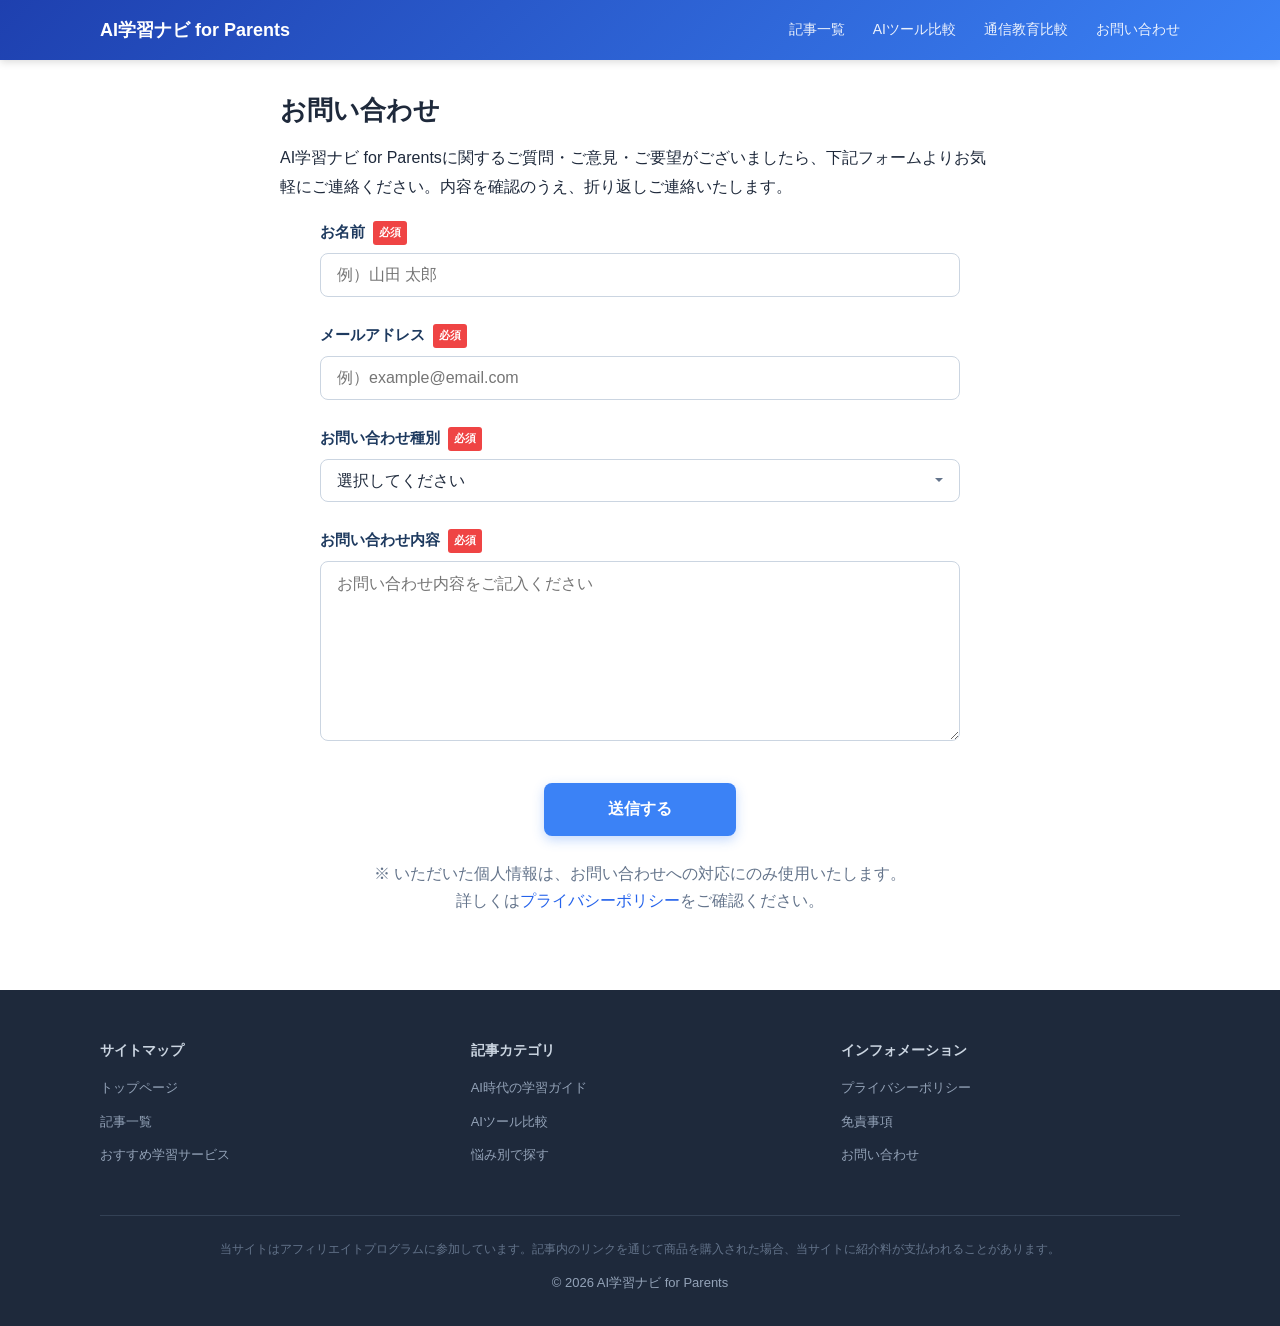
<file: docs/contact.html>
<!DOCTYPE html>
<html lang="ja">
<head>
  <meta charset="UTF-8">
  <meta name="viewport" content="width=device-width, initial-scale=1.0">
  <title>お問い合わせ｜AI学習ナビ for Parents</title>
  <meta name="description" content="AI学習ナビ for Parentsへのお問い合わせページです。サイトや記事の内容についてのご質問・ご意見をお寄せください。">
  <meta property="og:title" content="お問い合わせ｜AI学習ナビ for Parents">
  <meta property="og:description" content="AI学習ナビ for Parentsへのお問い合わせページです。サイトや記事の内容についてのご質問・ご意見をお寄せください。">
  <meta property="og:type" content="website">
  <meta property="og:locale" content="ja_JP">
  <link rel="stylesheet" href="css/style.css">
  <style>
    .contact-form {
      max-width: 640px;
      margin: 0 auto;
    }
    .form-group {
      margin-bottom: 24px;
    }
    .form-group label {
      display: block;
      font-size: 15px;
      font-weight: bold;
      color: #1E3A5F;
      margin-bottom: 8px;
    }
    .form-group .required {
      display: inline-block;
      background: #EF4444;
      color: white;
      font-size: 11px;
      font-weight: bold;
      padding: 2px 6px;
      border-radius: 3px;
      margin-left: 8px;
      vertical-align: middle;
    }
    .form-group input[type="text"],
    .form-group input[type="email"],
    .form-group select,
    .form-group textarea {
      width: 100%;
      padding: 12px 16px;
      font-size: 16px;
      font-family: inherit;
      color: #1E293B;
      background: #ffffff;
      border: 1.5px solid #CBD5E1;
      border-radius: 8px;
      transition: border-color 0.2s, box-shadow 0.2s;
      -webkit-appearance: none;
      appearance: none;
    }
    .form-group input:focus,
    .form-group select:focus,
    .form-group textarea:focus {
      outline: none;
      border-color: #3B82F6;
      box-shadow: 0 0 0 3px rgba(59,130,246,0.15);
    }
    .form-group textarea {
      min-height: 180px;
      resize: vertical;
    }
    .form-group select {
      background-image: url("data:image/svg+xml,%3Csvg xmlns='http://www.w3.org/2000/svg' width='16' height='16' viewBox='0 0 16 16'%3E%3Cpath fill='%2364748B' d='M4 6l4 4 4-4'/%3E%3C/svg%3E");
      background-repeat: no-repeat;
      background-position: right 12px center;
      padding-right: 40px;
    }
    .form-submit {
      text-align: center;
      margin-top: 32px;
    }
    .form-submit button {
      display: inline-block;
      background: #3B82F6;
      color: white;
      font-size: 16px;
      font-weight: bold;
      font-family: inherit;
      padding: 16px 64px;
      border: none;
      border-radius: 8px;
      cursor: pointer;
      transition: background-color 0.25s, transform 0.2s, box-shadow 0.25s;
      box-shadow: 0 4px 12px rgba(59,130,246,0.3);
      min-height: 44px;
    }
    .form-submit button:hover {
      background: #2563EB;
      transform: translateY(-2px);
      box-shadow: 0 6px 18px rgba(59,130,246,0.4);
    }
    .form-submit button:active {
      transform: translateY(0);
    }
    .form-note {
      font-size: 13px;
      color: #64748B;
      margin-top: 24px;
      text-align: center;
      line-height: 1.7;
    }
  </style>
</head>
<body>

  <!-- ========== ヘッダー ========== -->
  <header class="site-header">
    <div class="site-header__inner">
      <a href="index.html" class="site-header__logo">AI学習ナビ for Parents</a>
      <button class="hamburger" id="js-hamburger" aria-label="メニューを開く" aria-expanded="false">
        <span class="hamburger__line"></span>
        <span class="hamburger__line"></span>
        <span class="hamburger__line"></span>
      </button>
      <nav class="site-header__nav" id="js-nav">
        <a href="index.html#popular-articles">記事一覧</a>
        <a href="index.html#features">AIツール比較</a>
        <a href="index.html#affiliate">通信教育比較</a>
        <a href="contact.html">お問い合わせ</a>
      </nav>
    </div>
  </header>

  <main class="main-content">
    <article class="article">
      <h1>お問い合わせ</h1>
      <p>AI学習ナビ for Parentsに関するご質問・ご意見・ご要望がございましたら、下記フォームよりお気軽にご連絡ください。内容を確認のうえ、折り返しご連絡いたします。</p>

      <form action="#" method="POST" class="contact-form">
        <div class="form-group">
          <label for="name">お名前<span class="required">必須</span></label>
          <input type="text" id="name" name="name" placeholder="例）山田 太郎" required>
        </div>

        <div class="form-group">
          <label for="email">メールアドレス<span class="required">必須</span></label>
          <input type="email" id="email" name="email" placeholder="例）example@email.com" required>
        </div>

        <div class="form-group">
          <label for="category">お問い合わせ種別<span class="required">必須</span></label>
          <select id="category" name="category" required>
            <option value="" disabled selected>選択してください</option>
            <option value="about-site">サイトについて</option>
            <option value="about-article">記事の内容について</option>
            <option value="about-service">掲載サービスについて</option>
            <option value="other">その他</option>
          </select>
        </div>

        <div class="form-group">
          <label for="message">お問い合わせ内容<span class="required">必須</span></label>
          <textarea id="message" name="message" placeholder="お問い合わせ内容をご記入ください" required></textarea>
        </div>

        <div class="form-submit">
          <button type="submit">送信する</button>
        </div>

        <p class="form-note">※ いただいた個人情報は、お問い合わせへの対応にのみ使用いたします。<br>詳しくは<a href="privacy-policy.html">プライバシーポリシー</a>をご確認ください。</p>
      </form>
    </article>
  </main>

  <!-- ========== フッター ========== -->
  <footer class="site-footer">
    <div class="site-footer__inner">
      <div class="site-footer__links">
        <div class="site-footer__col">
          <h4 class="site-footer__heading">サイトマップ</h4>
          <ul class="site-footer__list">
            <li><a href="index.html">トップページ</a></li>
            <li><a href="index.html#popular-articles">記事一覧</a></li>
            <li><a href="index.html#affiliate">おすすめ学習サービス</a></li>
          </ul>
        </div>
        <div class="site-footer__col">
          <h4 class="site-footer__heading">記事カテゴリ</h4>
          <ul class="site-footer__list">
            <li><a href="articles/ai-era-kids-learning-parents-guide.html">AI時代の学習ガイド</a></li>
            <li><a href="index.html#features">AIツール比較</a></li>
            <li><a href="index.html#concerns">悩み別で探す</a></li>
          </ul>
        </div>
        <div class="site-footer__col">
          <h4 class="site-footer__heading">インフォメーション</h4>
          <ul class="site-footer__list">
            <li><a href="privacy-policy.html">プライバシーポリシー</a></li>
            <li><a href="disclaimer.html">免責事項</a></li>
            <li><a href="contact.html">お問い合わせ</a></li>
          </ul>
        </div>
      </div>
      <div class="site-footer__bottom">
        <p class="site-footer__pr">当サイトはアフィリエイトプログラムに参加しています。記事内のリンクを通じて商品を購入された場合、当サイトに紹介料が支払われることがあります。</p>
        <p class="site-footer__copyright">&copy; 2026 AI学習ナビ for Parents</p>
      </div>
    </div>
  </footer>

  <script>
    (function() {
      var btn = document.getElementById('js-hamburger');
      var nav = document.getElementById('js-nav');
      if (!btn || !nav) return;
      btn.addEventListener('click', function() {
        var expanded = btn.getAttribute('aria-expanded') === 'true';
        btn.setAttribute('aria-expanded', String(!expanded));
        btn.classList.toggle('is-open');
        nav.classList.toggle('is-open');
      });
      nav.querySelectorAll('a').forEach(function(link) {
        link.addEventListener('click', function() {
          btn.setAttribute('aria-expanded', 'false');
          btn.classList.remove('is-open');
          nav.classList.remove('is-open');
        });
      });
    })();
  </script>

</body>
</html>
</file>
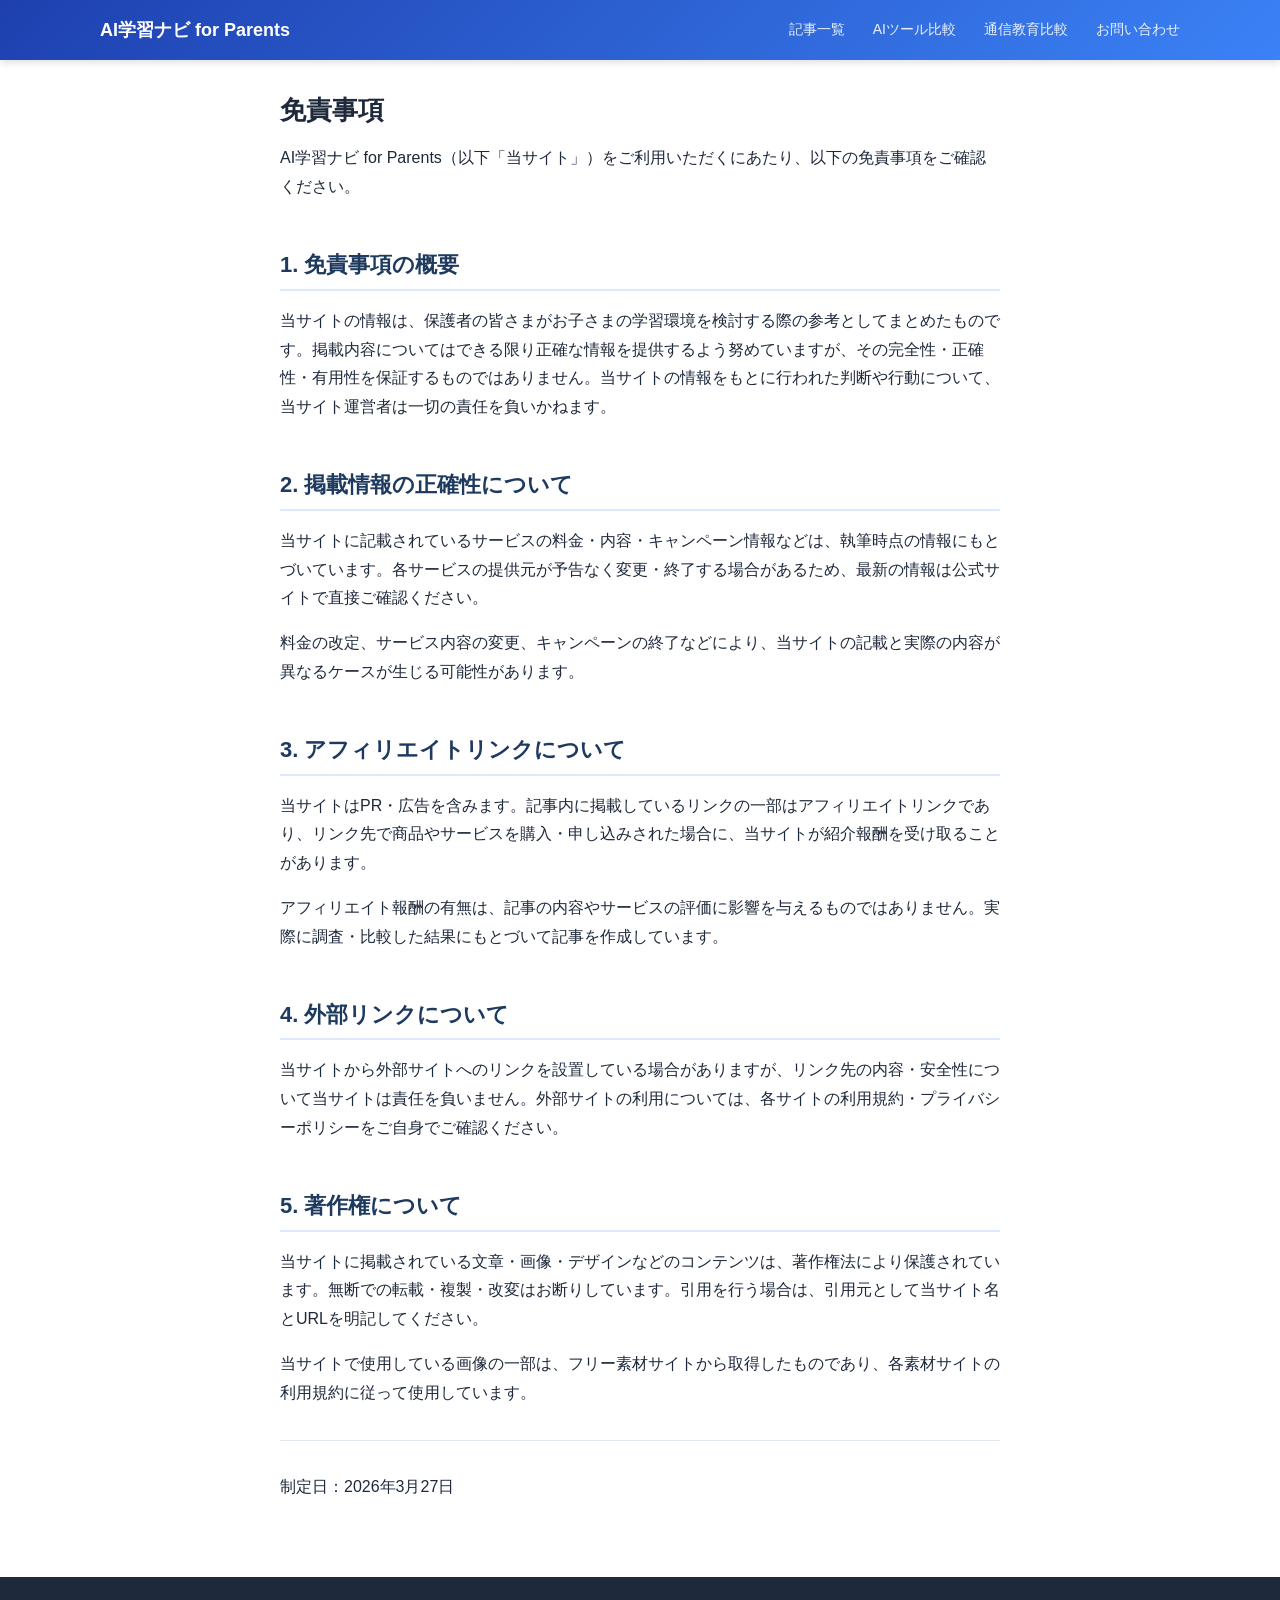
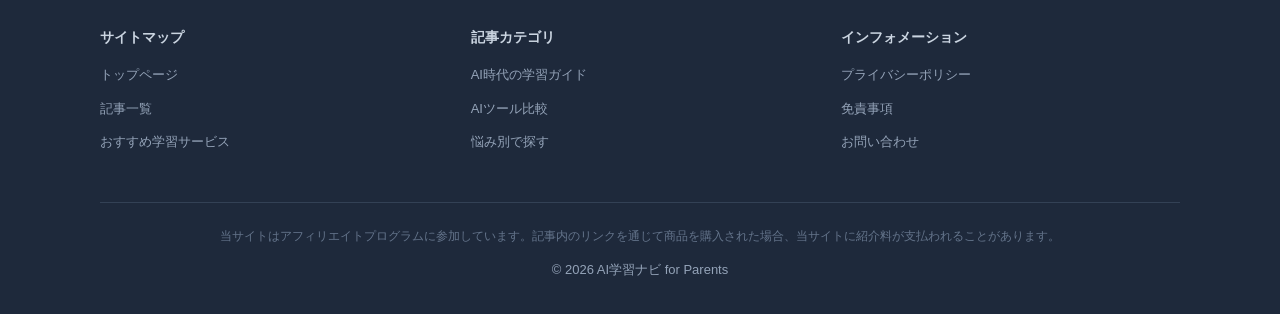
<file: docs/disclaimer.html>
<!DOCTYPE html>
<html lang="ja">
<head>
  <meta charset="UTF-8">
  <meta name="viewport" content="width=device-width, initial-scale=1.0">
  <title>免責事項｜AI学習ナビ for Parents</title>
  <meta name="description" content="AI学習ナビ for Parentsの免責事項ページです。掲載情報の正確性、アフィリエイトリンク、外部リンク、著作権について説明しています。">
  <meta property="og:title" content="免責事項｜AI学習ナビ for Parents">
  <meta property="og:description" content="AI学習ナビ for Parentsの免責事項ページです。掲載情報の正確性、アフィリエイトリンク、外部リンク、著作権について説明しています。">
  <meta property="og:type" content="website">
  <meta property="og:locale" content="ja_JP">
  <link rel="stylesheet" href="css/style.css">
</head>
<body>

  <!-- ========== ヘッダー ========== -->
  <header class="site-header">
    <div class="site-header__inner">
      <a href="index.html" class="site-header__logo">AI学習ナビ for Parents</a>
      <button class="hamburger" id="js-hamburger" aria-label="メニューを開く" aria-expanded="false">
        <span class="hamburger__line"></span>
        <span class="hamburger__line"></span>
        <span class="hamburger__line"></span>
      </button>
      <nav class="site-header__nav" id="js-nav">
        <a href="index.html#popular-articles">記事一覧</a>
        <a href="index.html#features">AIツール比較</a>
        <a href="index.html#affiliate">通信教育比較</a>
        <a href="contact.html">お問い合わせ</a>
      </nav>
    </div>
  </header>

  <main class="main-content">
    <article class="article">
      <h1>免責事項</h1>
      <p>AI学習ナビ for Parents（以下「当サイト」）をご利用いただくにあたり、以下の免責事項をご確認ください。</p>

      <h2>1. 免責事項の概要</h2>
      <p>当サイトの情報は、保護者の皆さまがお子さまの学習環境を検討する際の参考としてまとめたものです。掲載内容についてはできる限り正確な情報を提供するよう努めていますが、その完全性・正確性・有用性を保証するものではありません。当サイトの情報をもとに行われた判断や行動について、当サイト運営者は一切の責任を負いかねます。</p>

      <h2>2. 掲載情報の正確性について</h2>
      <p>当サイトに記載されているサービスの料金・内容・キャンペーン情報などは、執筆時点の情報にもとづいています。各サービスの提供元が予告なく変更・終了する場合があるため、最新の情報は公式サイトで直接ご確認ください。</p>
      <p>料金の改定、サービス内容の変更、キャンペーンの終了などにより、当サイトの記載と実際の内容が異なるケースが生じる可能性があります。</p>

      <h2>3. アフィリエイトリンクについて</h2>
      <p>当サイトはPR・広告を含みます。記事内に掲載しているリンクの一部はアフィリエイトリンクであり、リンク先で商品やサービスを購入・申し込みされた場合に、当サイトが紹介報酬を受け取ることがあります。</p>
      <p>アフィリエイト報酬の有無は、記事の内容やサービスの評価に影響を与えるものではありません。実際に調査・比較した結果にもとづいて記事を作成しています。</p>

      <h2>4. 外部リンクについて</h2>
      <p>当サイトから外部サイトへのリンクを設置している場合がありますが、リンク先の内容・安全性について当サイトは責任を負いません。外部サイトの利用については、各サイトの利用規約・プライバシーポリシーをご自身でご確認ください。</p>

      <h2>5. 著作権について</h2>
      <p>当サイトに掲載されている文章・画像・デザインなどのコンテンツは、著作権法により保護されています。無断での転載・複製・改変はお断りしています。引用を行う場合は、引用元として当サイト名とURLを明記してください。</p>
      <p>当サイトで使用している画像の一部は、フリー素材サイトから取得したものであり、各素材サイトの利用規約に従って使用しています。</p>

      <hr>
      <p>制定日：2026年3月27日</p>
    </article>
  </main>

  <!-- ========== フッター ========== -->
  <footer class="site-footer" id="contact">
    <div class="site-footer__inner">
      <div class="site-footer__links">
        <div class="site-footer__col">
          <h4 class="site-footer__heading">サイトマップ</h4>
          <ul class="site-footer__list">
            <li><a href="index.html">トップページ</a></li>
            <li><a href="index.html#popular-articles">記事一覧</a></li>
            <li><a href="index.html#affiliate">おすすめ学習サービス</a></li>
          </ul>
        </div>
        <div class="site-footer__col">
          <h4 class="site-footer__heading">記事カテゴリ</h4>
          <ul class="site-footer__list">
            <li><a href="articles/ai-era-kids-learning-parents-guide.html">AI時代の学習ガイド</a></li>
            <li><a href="index.html#features">AIツール比較</a></li>
            <li><a href="index.html#concerns">悩み別で探す</a></li>
          </ul>
        </div>
        <div class="site-footer__col">
          <h4 class="site-footer__heading">インフォメーション</h4>
          <ul class="site-footer__list">
            <li><a href="privacy-policy.html">プライバシーポリシー</a></li>
            <li><a href="disclaimer.html">免責事項</a></li>
            <li><a href="contact.html">お問い合わせ</a></li>
          </ul>
        </div>
      </div>
      <div class="site-footer__bottom">
        <p class="site-footer__pr">当サイトはアフィリエイトプログラムに参加しています。記事内のリンクを通じて商品を購入された場合、当サイトに紹介料が支払われることがあります。</p>
        <p class="site-footer__copyright">&copy; 2026 AI学習ナビ for Parents</p>
      </div>
    </div>
  </footer>

  <script>
    // ハンバーガーメニュー
    (function() {
      var btn = document.getElementById('js-hamburger');
      var nav = document.getElementById('js-nav');
      if (!btn || !nav) return;
      btn.addEventListener('click', function() {
        var expanded = btn.getAttribute('aria-expanded') === 'true';
        btn.setAttribute('aria-expanded', String(!expanded));
        btn.classList.toggle('is-open');
        nav.classList.toggle('is-open');
      });
      nav.querySelectorAll('a').forEach(function(link) {
        link.addEventListener('click', function() {
          btn.setAttribute('aria-expanded', 'false');
          btn.classList.remove('is-open');
          nav.classList.remove('is-open');
        });
      });
    })();
  </script>

</body>
</html>
</file>
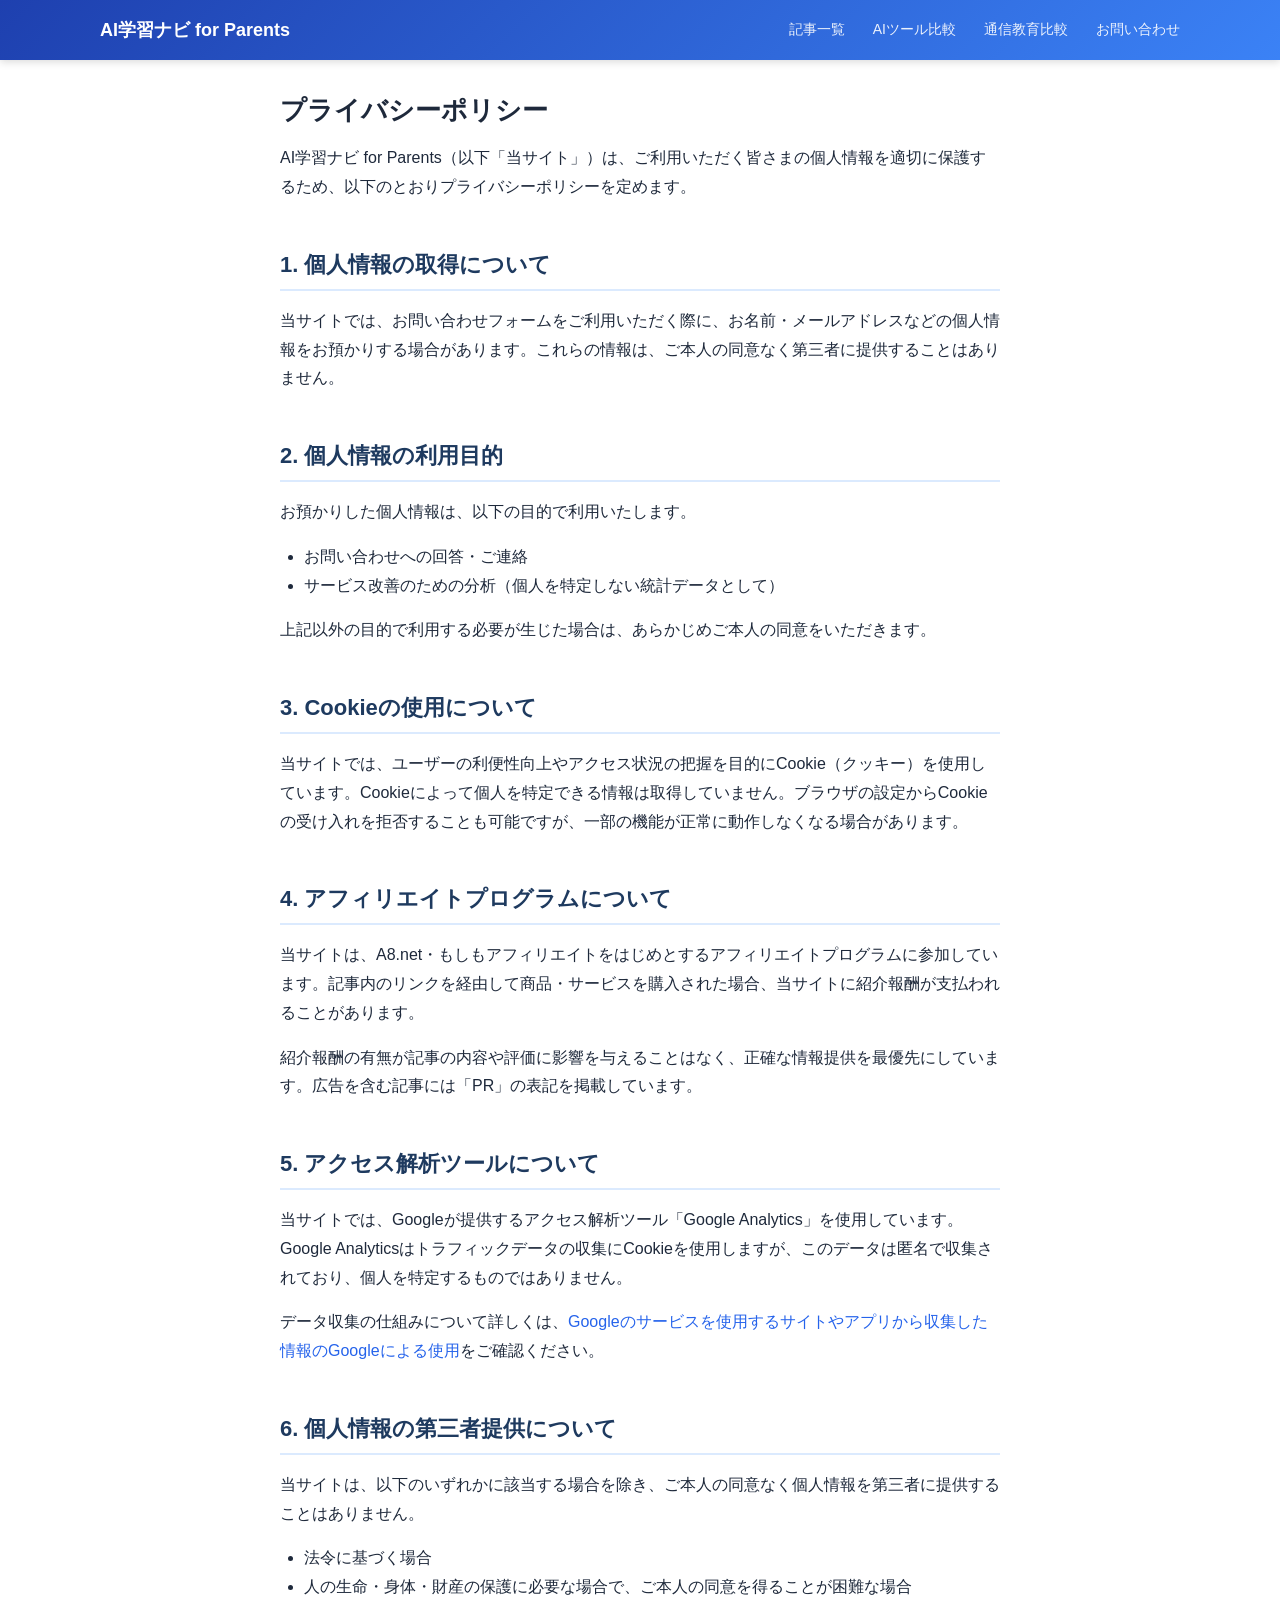
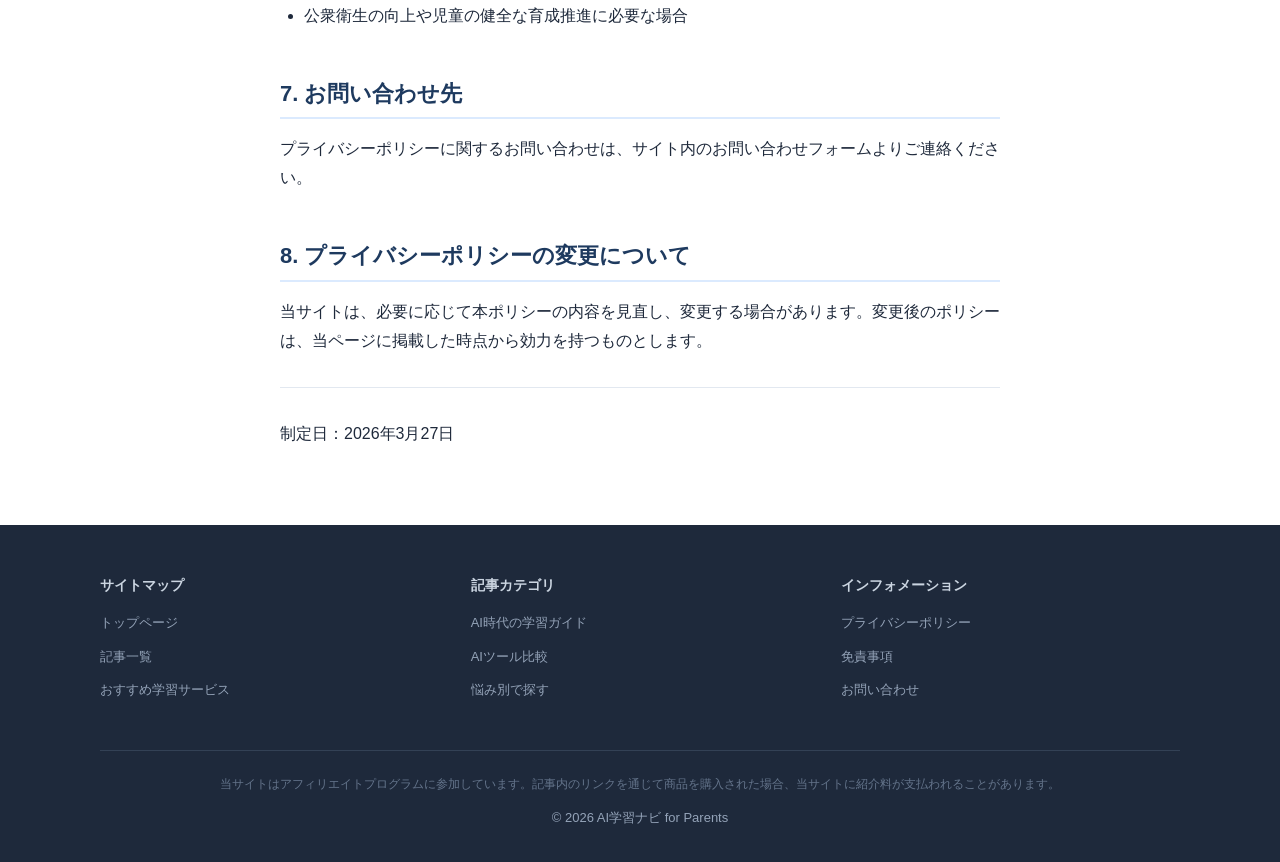
<file: docs/privacy-policy.html>
<!DOCTYPE html>
<html lang="ja">
<head>
  <meta charset="UTF-8">
  <meta name="viewport" content="width=device-width, initial-scale=1.0">
  <title>プライバシーポリシー｜AI学習ナビ for Parents</title>
  <meta name="description" content="AI学習ナビ for Parentsのプライバシーポリシーページです。個人情報の取り扱い、Cookie、アフィリエイトプログラム、アクセス解析について説明しています。">
  <meta property="og:title" content="プライバシーポリシー｜AI学習ナビ for Parents">
  <meta property="og:description" content="AI学習ナビ for Parentsのプライバシーポリシーページです。個人情報の取り扱い、Cookie、アフィリエイトプログラム、アクセス解析について説明しています。">
  <meta property="og:type" content="website">
  <meta property="og:locale" content="ja_JP">
  <link rel="stylesheet" href="css/style.css">
</head>
<body>

  <!-- ========== ヘッダー ========== -->
  <header class="site-header">
    <div class="site-header__inner">
      <a href="index.html" class="site-header__logo">AI学習ナビ for Parents</a>
      <button class="hamburger" id="js-hamburger" aria-label="メニューを開く" aria-expanded="false">
        <span class="hamburger__line"></span>
        <span class="hamburger__line"></span>
        <span class="hamburger__line"></span>
      </button>
      <nav class="site-header__nav" id="js-nav">
        <a href="index.html#popular-articles">記事一覧</a>
        <a href="index.html#features">AIツール比較</a>
        <a href="index.html#affiliate">通信教育比較</a>
        <a href="contact.html">お問い合わせ</a>
      </nav>
    </div>
  </header>

  <main class="main-content">
    <article class="article">
      <h1>プライバシーポリシー</h1>
      <p>AI学習ナビ for Parents（以下「当サイト」）は、ご利用いただく皆さまの個人情報を適切に保護するため、以下のとおりプライバシーポリシーを定めます。</p>

      <h2>1. 個人情報の取得について</h2>
      <p>当サイトでは、お問い合わせフォームをご利用いただく際に、お名前・メールアドレスなどの個人情報をお預かりする場合があります。これらの情報は、ご本人の同意なく第三者に提供することはありません。</p>

      <h2>2. 個人情報の利用目的</h2>
      <p>お預かりした個人情報は、以下の目的で利用いたします。</p>
      <ul style="list-style: disc; padding-left: 1.5em; margin-bottom: 16px;">
        <li>お問い合わせへの回答・ご連絡</li>
        <li>サービス改善のための分析（個人を特定しない統計データとして）</li>
      </ul>
      <p>上記以外の目的で利用する必要が生じた場合は、あらかじめご本人の同意をいただきます。</p>

      <h2>3. Cookieの使用について</h2>
      <p>当サイトでは、ユーザーの利便性向上やアクセス状況の把握を目的にCookie（クッキー）を使用しています。Cookieによって個人を特定できる情報は取得していません。ブラウザの設定からCookieの受け入れを拒否することも可能ですが、一部の機能が正常に動作しなくなる場合があります。</p>

      <h2>4. アフィリエイトプログラムについて</h2>
      <p>当サイトは、A8.net・もしもアフィリエイトをはじめとするアフィリエイトプログラムに参加しています。記事内のリンクを経由して商品・サービスを購入された場合、当サイトに紹介報酬が支払われることがあります。</p>
      <p>紹介報酬の有無が記事の内容や評価に影響を与えることはなく、正確な情報提供を最優先にしています。広告を含む記事には「PR」の表記を掲載しています。</p>

      <h2>5. アクセス解析ツールについて</h2>
      <p>当サイトでは、Googleが提供するアクセス解析ツール「Google Analytics」を使用しています。Google Analyticsはトラフィックデータの収集にCookieを使用しますが、このデータは匿名で収集されており、個人を特定するものではありません。</p>
      <p>データ収集の仕組みについて詳しくは、<a href="https://policies.google.com/technologies/partner-sites" target="_blank" rel="noopener">Googleのサービスを使用するサイトやアプリから収集した情報のGoogleによる使用</a>をご確認ください。</p>

      <h2>6. 個人情報の第三者提供について</h2>
      <p>当サイトは、以下のいずれかに該当する場合を除き、ご本人の同意なく個人情報を第三者に提供することはありません。</p>
      <ul style="list-style: disc; padding-left: 1.5em; margin-bottom: 16px;">
        <li>法令に基づく場合</li>
        <li>人の生命・身体・財産の保護に必要な場合で、ご本人の同意を得ることが困難な場合</li>
        <li>公衆衛生の向上や児童の健全な育成推進に必要な場合</li>
      </ul>

      <h2>7. お問い合わせ先</h2>
      <p>プライバシーポリシーに関するお問い合わせは、サイト内のお問い合わせフォームよりご連絡ください。</p>

      <h2>8. プライバシーポリシーの変更について</h2>
      <p>当サイトは、必要に応じて本ポリシーの内容を見直し、変更する場合があります。変更後のポリシーは、当ページに掲載した時点から効力を持つものとします。</p>

      <hr>
      <p>制定日：2026年3月27日</p>
    </article>
  </main>

  <!-- ========== フッター ========== -->
  <footer class="site-footer" id="contact">
    <div class="site-footer__inner">
      <div class="site-footer__links">
        <div class="site-footer__col">
          <h4 class="site-footer__heading">サイトマップ</h4>
          <ul class="site-footer__list">
            <li><a href="index.html">トップページ</a></li>
            <li><a href="index.html#popular-articles">記事一覧</a></li>
            <li><a href="index.html#affiliate">おすすめ学習サービス</a></li>
          </ul>
        </div>
        <div class="site-footer__col">
          <h4 class="site-footer__heading">記事カテゴリ</h4>
          <ul class="site-footer__list">
            <li><a href="articles/ai-era-kids-learning-parents-guide.html">AI時代の学習ガイド</a></li>
            <li><a href="index.html#features">AIツール比較</a></li>
            <li><a href="index.html#concerns">悩み別で探す</a></li>
          </ul>
        </div>
        <div class="site-footer__col">
          <h4 class="site-footer__heading">インフォメーション</h4>
          <ul class="site-footer__list">
            <li><a href="privacy-policy.html">プライバシーポリシー</a></li>
            <li><a href="disclaimer.html">免責事項</a></li>
            <li><a href="contact.html">お問い合わせ</a></li>
          </ul>
        </div>
      </div>
      <div class="site-footer__bottom">
        <p class="site-footer__pr">当サイトはアフィリエイトプログラムに参加しています。記事内のリンクを通じて商品を購入された場合、当サイトに紹介料が支払われることがあります。</p>
        <p class="site-footer__copyright">&copy; 2026 AI学習ナビ for Parents</p>
      </div>
    </div>
  </footer>

  <script>
    // ハンバーガーメニュー
    (function() {
      var btn = document.getElementById('js-hamburger');
      var nav = document.getElementById('js-nav');
      if (!btn || !nav) return;
      btn.addEventListener('click', function() {
        var expanded = btn.getAttribute('aria-expanded') === 'true';
        btn.setAttribute('aria-expanded', String(!expanded));
        btn.classList.toggle('is-open');
        nav.classList.toggle('is-open');
      });
      nav.querySelectorAll('a').forEach(function(link) {
        link.addEventListener('click', function() {
          btn.setAttribute('aria-expanded', 'false');
          btn.classList.remove('is-open');
          nav.classList.remove('is-open');
        });
      });
    })();
  </script>

</body>
</html>
</file>
<file: docs/css/style.css>
/* ========================================
   AI学習ナビ for Parents - メインCSS
   全面リニューアル版
   ======================================== */

/* リセット・ベース */
*, *::before, *::after {
  box-sizing: border-box;
  margin: 0;
  padding: 0;
}

html {
  font-size: 16px;
  -webkit-text-size-adjust: 100%;
  scroll-behavior: smooth;
}

body {
  font-family: "Hiragino Kaku Gothic ProN", "Hiragino Sans", "BIZ UDPGothic", "Meiryo", sans-serif;
  color: #1E293B;
  background: #ffffff;
  line-height: 1.8;
  -webkit-font-smoothing: antialiased;
}

img, svg {
  max-width: 100%;
  height: auto;
  display: block;
}

a {
  color: #2563EB;
  text-decoration: none;
}

a:hover {
  text-decoration: underline;
}

ul {
  list-style: none;
}

/* ========================================
   ヘッダー
   ======================================== */

.site-header {
  background: linear-gradient(135deg, #1E40AF 0%, #3B82F6 100%);
  color: white;
  padding: 0 20px;
  position: sticky;
  top: 0;
  z-index: 100;
  box-shadow: 0 2px 8px rgba(0,0,0,0.15);
}

.site-header__inner {
  max-width: 1080px;
  margin: 0 auto;
  display: flex;
  align-items: center;
  justify-content: space-between;
  height: 60px;
}

.site-header__logo {
  font-size: 18px;
  font-weight: bold;
  color: white;
  text-decoration: none;
  white-space: nowrap;
}

.site-header__logo:hover {
  text-decoration: none;
  opacity: 0.9;
}

.site-header__nav {
  display: flex;
  align-items: center;
  gap: 28px;
}

.site-header__nav a {
  color: rgba(255,255,255,0.9);
  font-size: 14px;
  font-weight: 500;
  transition: color 0.2s;
  white-space: nowrap;
}

.site-header__nav a:hover {
  color: white;
  text-decoration: none;
}

/* ハンバーガーメニュー */
.hamburger {
  display: none;
  background: none;
  border: none;
  cursor: pointer;
  width: 44px;
  height: 44px;
  align-items: center;
  justify-content: center;
  flex-direction: column;
  gap: 5px;
  padding: 0;
}

.hamburger__line {
  display: block;
  width: 24px;
  height: 2px;
  background: white;
  border-radius: 2px;
  transition: transform 0.3s, opacity 0.3s;
}

.hamburger.is-open .hamburger__line:nth-child(1) {
  transform: translateY(7px) rotate(45deg);
}

.hamburger.is-open .hamburger__line:nth-child(2) {
  opacity: 0;
}

.hamburger.is-open .hamburger__line:nth-child(3) {
  transform: translateY(-7px) rotate(-45deg);
}

/* ========================================
   ヒーローセクション
   ======================================== */

.hero {
  position: relative;
  min-height: 520px;
  display: flex;
  align-items: center;
  justify-content: center;
  text-align: center;
  background: url('https://images.unsplash.com/photo-1588072432836-e10032774350?w=1400&h=700&fit=crop') center center / cover no-repeat;
  overflow: hidden;
}

.hero__overlay {
  position: absolute;
  inset: 0;
  background: linear-gradient(135deg, rgba(30,64,175,0.82) 0%, rgba(59,130,246,0.72) 100%);
}

.hero__content {
  position: relative;
  z-index: 1;
  max-width: 720px;
  padding: 60px 24px;
}

.hero__title {
  font-size: 36px;
  color: #ffffff;
  line-height: 1.45;
  margin-bottom: 20px;
  text-shadow: 0 2px 8px rgba(0,0,0,0.2);
}

.hero__description {
  font-size: 16px;
  color: rgba(255,255,255,0.92);
  max-width: 600px;
  margin: 0 auto 32px;
  line-height: 1.8;
}

.hero__cta {
  display: inline-block;
  background: #F97316;
  color: #ffffff;
  font-size: 17px;
  font-weight: bold;
  padding: 16px 48px;
  border-radius: 8px;
  text-decoration: none;
  transition: background-color 0.25s, transform 0.2s, box-shadow 0.25s;
  box-shadow: 0 4px 14px rgba(249,115,22,0.35);
  min-height: 44px;
}

.hero__cta:hover {
  background: #EA580C;
  transform: translateY(-2px);
  box-shadow: 0 6px 20px rgba(249,115,22,0.45);
  text-decoration: none;
}

.hero__cta:active {
  transform: translateY(0);
}

/* ========================================
   共通セクションレイアウト
   ======================================== */

.section {
  padding: 72px 20px;
}

.section--white {
  background: #ffffff;
}

.section--gray {
  background: #F8FAFC;
}

.section__inner {
  max-width: 1080px;
  margin: 0 auto;
}

.section__title {
  font-size: 32px;
  color: #1E3A5F;
  text-align: center;
  margin-bottom: 12px;
  line-height: 1.4;
}

.section__subtitle {
  font-size: 15px;
  color: #64748B;
  text-align: center;
  margin-bottom: 48px;
}

.section__title + .feature-cards,
.section__title + .article-grid,
.section__title + .tag-list,
.section__title + .product-grid {
  margin-top: 48px;
}

/* ========================================
   特徴カード（このサイトでわかること）
   ======================================== */

.feature-cards {
  display: grid;
  grid-template-columns: repeat(3, 1fr);
  gap: 32px;
}

.feature-card {
  text-align: center;
  padding: 40px 24px;
  background: #ffffff;
  border-radius: 16px;
  box-shadow: 0 1px 4px rgba(0,0,0,0.06);
  transition: box-shadow 0.25s, transform 0.25s;
}

.feature-card:hover {
  box-shadow: 0 8px 24px rgba(0,0,0,0.1);
  transform: translateY(-4px);
}

.feature-card__icon {
  margin: 0 auto 20px;
  width: 64px;
  height: 64px;
}

.feature-card__title {
  font-size: 18px;
  font-weight: bold;
  color: #1E3A5F;
  margin-bottom: 12px;
}

.feature-card__text {
  font-size: 14px;
  color: #475569;
  line-height: 1.7;
}

/* ========================================
   記事カードグリッド
   ======================================== */

.article-grid {
  display: grid;
  grid-template-columns: repeat(3, 1fr);
  gap: 28px;
}

.article-card {
  display: block;
  background: white;
  border-radius: 12px;
  overflow: hidden;
  box-shadow: 0 1px 3px rgba(0,0,0,0.08);
  transition: box-shadow 0.25s, transform 0.25s;
  text-decoration: none;
  color: inherit;
}

.article-card:hover {
  box-shadow: 0 8px 24px rgba(0,0,0,0.12);
  transform: translateY(-4px);
  text-decoration: none;
}

.article-card--coming-soon {
  opacity: 0.75;
  pointer-events: none;
}

.article-card__thumb {
  width: 100%;
  height: 180px;
  overflow: hidden;
  background: #E2E8F0;
}

.article-card__img {
  width: 100%;
  height: 100%;
  object-fit: cover;
}

.article-card__placeholder {
  width: 100%;
  height: 100%;
  display: flex;
  align-items: center;
  justify-content: center;
  background: #EFF6FF;
}

.article-card__body {
  padding: 20px;
}

.article-card__title {
  font-size: 16px;
  font-weight: bold;
  color: #1E293B;
  margin-bottom: 8px;
  line-height: 1.5;
}

.article-card__excerpt {
  font-size: 14px;
  color: #64748B;
  line-height: 1.6;
}

/* ========================================
   タグ（悩みで探す）
   ======================================== */

.tag-list {
  display: flex;
  flex-wrap: wrap;
  gap: 12px;
  justify-content: center;
}

.tag {
  display: inline-block;
  padding: 10px 20px;
  background: #EFF6FF;
  color: #2563EB;
  font-size: 14px;
  font-weight: 500;
  border-radius: 50px;
  border: 1px solid #BFDBFE;
  transition: background-color 0.2s, color 0.2s, transform 0.2s;
  text-decoration: none;
}

.tag:hover {
  background: #2563EB;
  color: white;
  transform: translateY(-2px);
  text-decoration: none;
}

/* ========================================
   商品カード（アフィリエイト）
   ======================================== */

.product-grid {
  display: grid;
  grid-template-columns: repeat(3, 1fr);
  gap: 28px;
}

.product-card {
  position: relative;
  background: white;
  border-radius: 16px;
  padding: 32px 24px 24px;
  box-shadow: 0 1px 4px rgba(0,0,0,0.06);
  text-align: center;
  transition: box-shadow 0.25s, transform 0.25s;
}

.product-card:hover {
  box-shadow: 0 8px 24px rgba(0,0,0,0.1);
  transform: translateY(-4px);
}

.product-card__badge {
  position: absolute;
  top: 12px;
  left: 12px;
  background: #F1F5F9;
  color: #64748B;
  font-size: 11px;
  font-weight: bold;
  padding: 3px 10px;
  border-radius: 4px;
}

.product-card__icon-wrap {
  margin: 0 auto 16px;
  width: 48px;
  height: 48px;
}

.product-card__header {
  display: flex;
  align-items: center;
  gap: 12px;
  margin-bottom: 12px;
}

.product-card__name {
  font-size: 20px;
  font-weight: bold;
  color: #1E3A5F;
  margin-bottom: 4px;
}

.product-card__sub {
  font-size: 13px;
  color: #64748B;
  margin-bottom: 16px;
}

.product-card__body {
  font-size: 14px;
  color: #475569;
  line-height: 1.7;
  text-align: left;
  margin-bottom: 16px;
}

.product-card__price {
  font-size: 14px;
  font-weight: bold;
  color: #1E3A5F;
  margin-bottom: 20px;
}

/* アフィリエイトボタン */
.affiliate-btn {
  display: inline-block;
  padding: 14px 32px;
  border-radius: 8px;
  font-size: 15px;
  font-weight: bold;
  color: white;
  text-align: center;
  text-decoration: none;
  transition: background-color 0.25s, transform 0.2s, box-shadow 0.25s;
  min-height: 44px;
}

.affiliate-btn:hover {
  transform: translateY(-2px);
  text-decoration: none;
}

.affiliate-btn--orange {
  background: #F97316;
  box-shadow: 0 4px 12px rgba(249,115,22,0.3);
}

.affiliate-btn--orange:hover {
  background: #EA580C;
  box-shadow: 0 6px 18px rgba(249,115,22,0.4);
}

.affiliate-btn--blue { background: #3B82F6; }
.affiliate-btn--red { background: #EF4444; }
.affiliate-btn--green { background: #059669; }
.affiliate-btn--amber { background: #D97706; }
.affiliate-btn--purple { background: #7C3AED; }

/* ========================================
   フッター
   ======================================== */

.site-footer {
  background: #1E293B;
  color: #94A3B8;
  padding: 48px 20px 32px;
  font-size: 14px;
}

.site-footer__inner {
  max-width: 1080px;
  margin: 0 auto;
}

.site-footer__links {
  display: grid;
  grid-template-columns: repeat(3, 1fr);
  gap: 32px;
  margin-bottom: 40px;
}

.site-footer__heading {
  font-size: 14px;
  font-weight: bold;
  color: #CBD5E1;
  margin-bottom: 12px;
}

.site-footer__list li {
  margin-bottom: 8px;
}

.site-footer__list a {
  color: #94A3B8;
  font-size: 13px;
  transition: color 0.2s;
}

.site-footer__list a:hover {
  color: #E2E8F0;
  text-decoration: none;
}

.site-footer__bottom {
  border-top: 1px solid #334155;
  padding-top: 24px;
  text-align: center;
}

.site-footer__pr {
  font-size: 12px;
  color: #64748B;
  margin-bottom: 12px;
  line-height: 1.6;
}

.site-footer__copyright {
  font-size: 13px;
  color: #94A3B8;
}

/* PR表記 */
.pr-label {
  display: inline-block;
  background: #F1F5F9;
  color: #64748B;
  font-size: 12px;
  padding: 4px 10px;
  border-radius: 4px;
  margin-bottom: 16px;
}

/* ========================================
   記事ページ（既存スタイル維持）
   ======================================== */

.main-content {
  max-width: 760px;
  margin: 0 auto;
  padding: 32px 20px 60px;
}

.article-header__img {
  width: 100%;
  border-radius: 12px;
  margin-bottom: 24px;
}

.article h1 {
  font-size: 26px;
  line-height: 1.4;
  color: #1E293B;
  margin-bottom: 16px;
}

.article h2 {
  font-size: 22px;
  line-height: 1.4;
  color: #1E3A5F;
  margin-top: 48px;
  margin-bottom: 16px;
  padding-bottom: 8px;
  border-bottom: 2px solid #DBEAFE;
}

.article h3 {
  font-size: 18px;
  color: #334155;
  margin-top: 32px;
  margin-bottom: 12px;
}

.article p {
  margin-bottom: 16px;
  font-size: 16px;
}

.article hr {
  border: none;
  border-top: 1px solid #E2E8F0;
  margin: 32px 0;
}

/* 注意・豆知識・ポイントボックス */
.info-box {
  border-radius: 8px;
  padding: 16px 20px;
  margin: 20px 0;
}

.info-box--tip {
  background: #EFF6FF;
  border-left: 4px solid #3B82F6;
}

.info-box--warning {
  background: #FEF3C7;
  border-left: 4px solid #F59E0B;
}

.info-box--success {
  background: #ECFDF5;
  border-left: 4px solid #10B981;
}

.info-box--highlight {
  background: #F0F9FF;
  border: 2px solid #0EA5E9;
  border-radius: 12px;
}

.info-box__title {
  display: flex;
  align-items: center;
  gap: 8px;
  margin-bottom: 8px;
  font-weight: bold;
}

/* SVG図解 */
.svg-chart {
  width: 100%;
  max-width: 800px;
  margin: 20px auto;
  display: block;
}

/* 関連記事 */
.related-articles {
  background: #F8FAFC;
  border-radius: 12px;
  padding: 24px;
  margin-top: 40px;
}

.related-articles__title {
  font-size: 16px;
  font-weight: bold;
  margin-bottom: 12px;
  color: #1E3A5F;
}

/* ========================================
   モバイル対応
   ======================================== */

@media (max-width: 768px) {
  /* ヘッダー：ハンバーガー表示 */
  .hamburger {
    display: flex;
  }

  .site-header__nav {
    display: none;
    position: absolute;
    top: 60px;
    left: 0;
    right: 0;
    background: #1E40AF;
    flex-direction: column;
    padding: 16px 20px;
    gap: 0;
    box-shadow: 0 4px 12px rgba(0,0,0,0.2);
  }

  .site-header__nav.is-open {
    display: flex;
  }

  .site-header__nav a {
    padding: 12px 0;
    font-size: 15px;
    border-bottom: 1px solid rgba(255,255,255,0.1);
  }

  .site-header__nav a:last-child {
    border-bottom: none;
  }

  /* ヒーロー */
  .hero {
    min-height: 420px;
  }

  .hero__title {
    font-size: 24px;
  }

  .hero__description {
    font-size: 15px;
  }

  .hero__cta {
    font-size: 15px;
    padding: 14px 36px;
  }

  /* セクション */
  .section {
    padding: 48px 16px;
  }

  .section__title {
    font-size: 24px;
  }

  /* 特徴カード */
  .feature-cards {
    grid-template-columns: 1fr;
    gap: 20px;
  }

  .feature-card {
    padding: 28px 20px;
  }

  /* 記事カード */
  .article-grid {
    grid-template-columns: 1fr;
    gap: 20px;
  }

  /* 商品カード */
  .product-grid {
    grid-template-columns: 1fr;
    gap: 20px;
  }

  .product-card {
    padding: 24px 16px 20px;
  }

  /* フッター */
  .site-footer__links {
    grid-template-columns: 1fr;
    gap: 24px;
  }

  /* 記事ページ */
  .article h1 {
    font-size: 22px;
  }

  .article h2 {
    font-size: 19px;
  }

  .affiliate-btn {
    display: block;
    text-align: center;
  }
}

@media (min-width: 769px) and (max-width: 1024px) {
  .feature-cards {
    grid-template-columns: repeat(3, 1fr);
    gap: 20px;
  }

  .article-grid {
    grid-template-columns: repeat(2, 1fr);
  }

  .product-grid {
    grid-template-columns: repeat(2, 1fr);
  }
}
</file>
